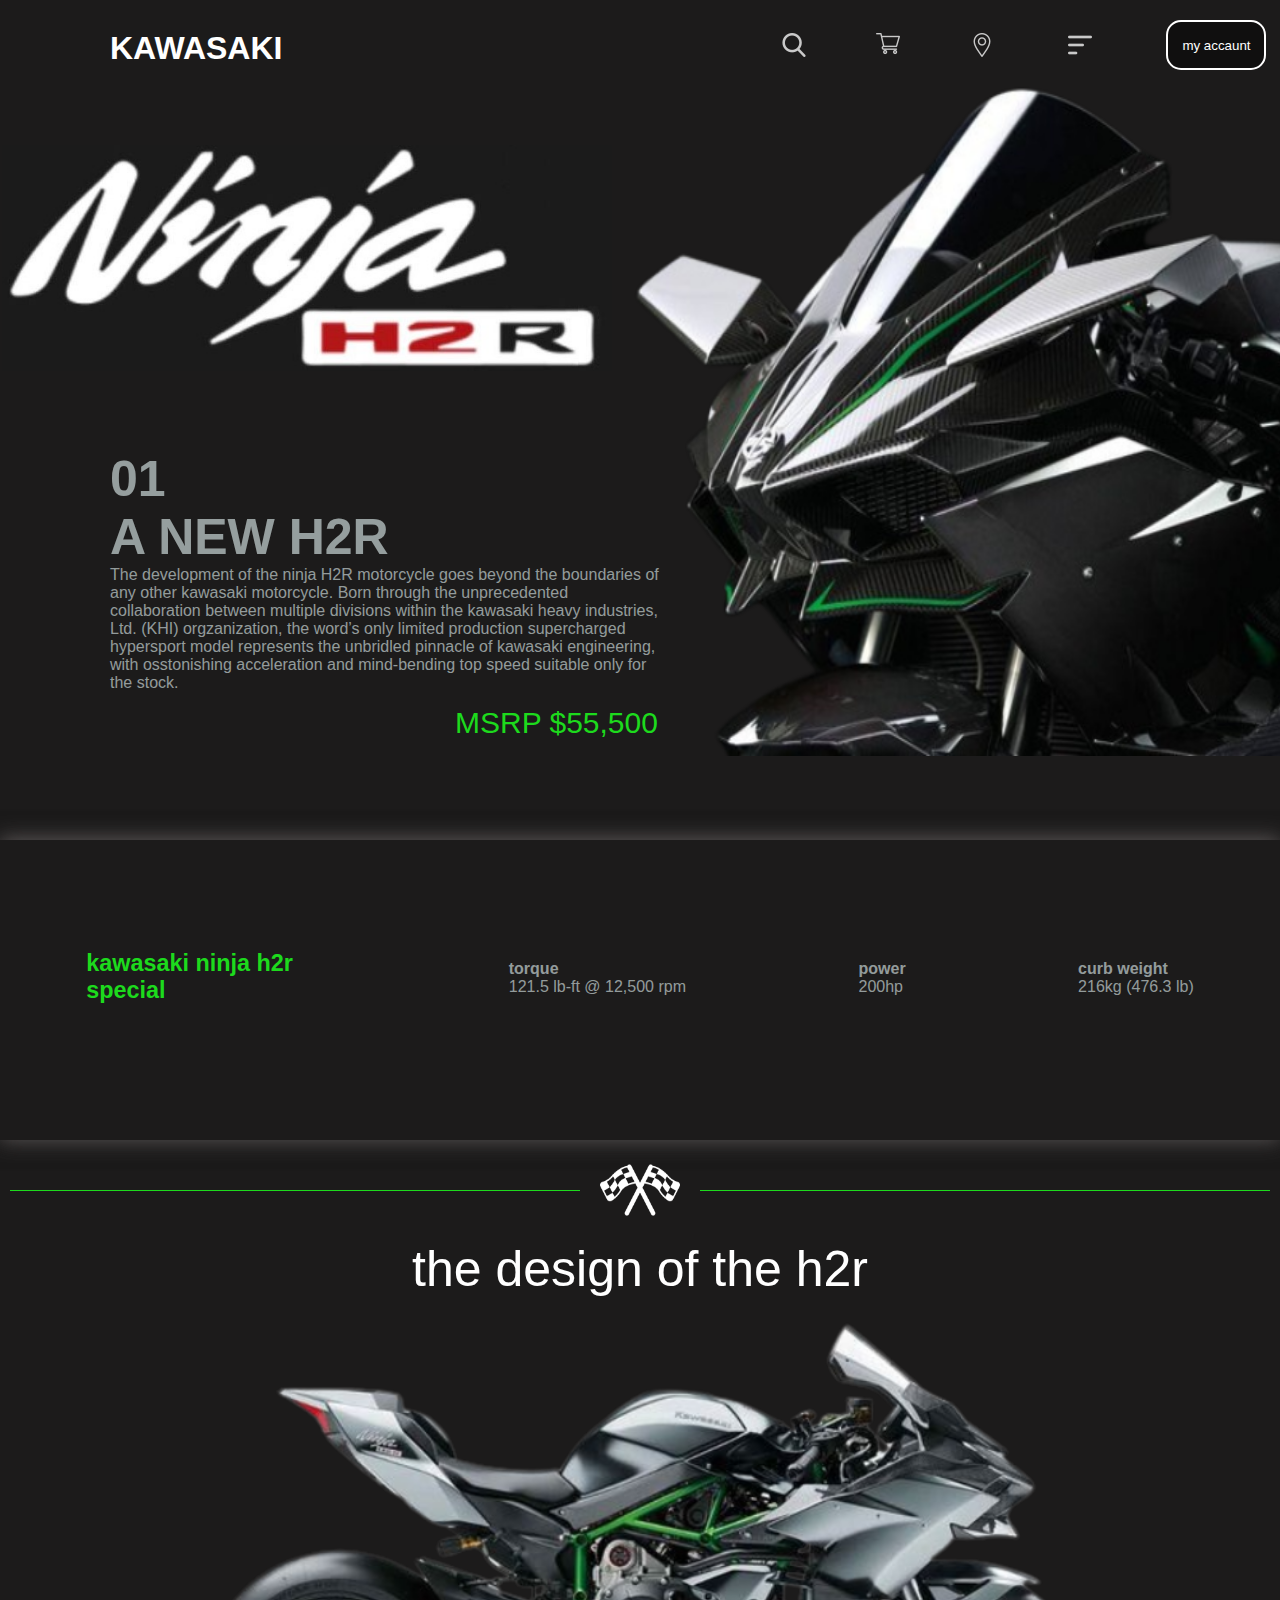
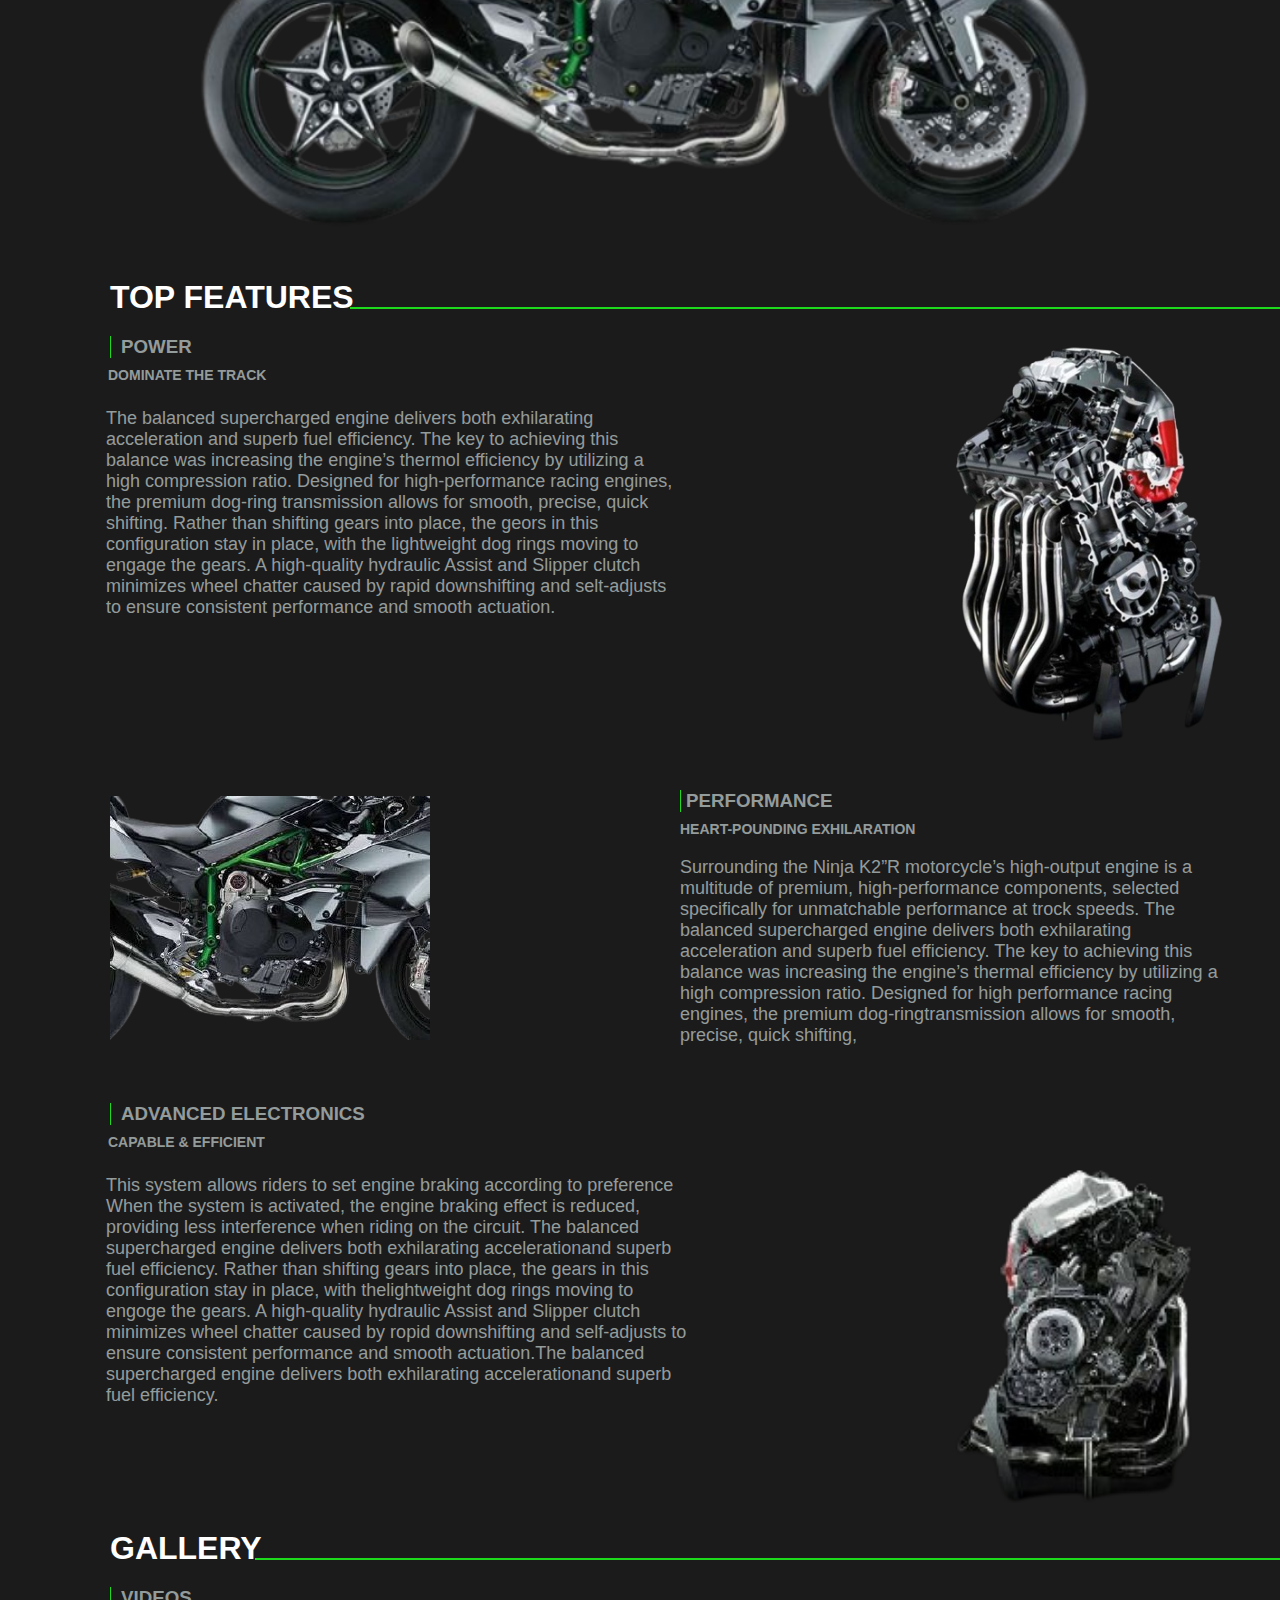
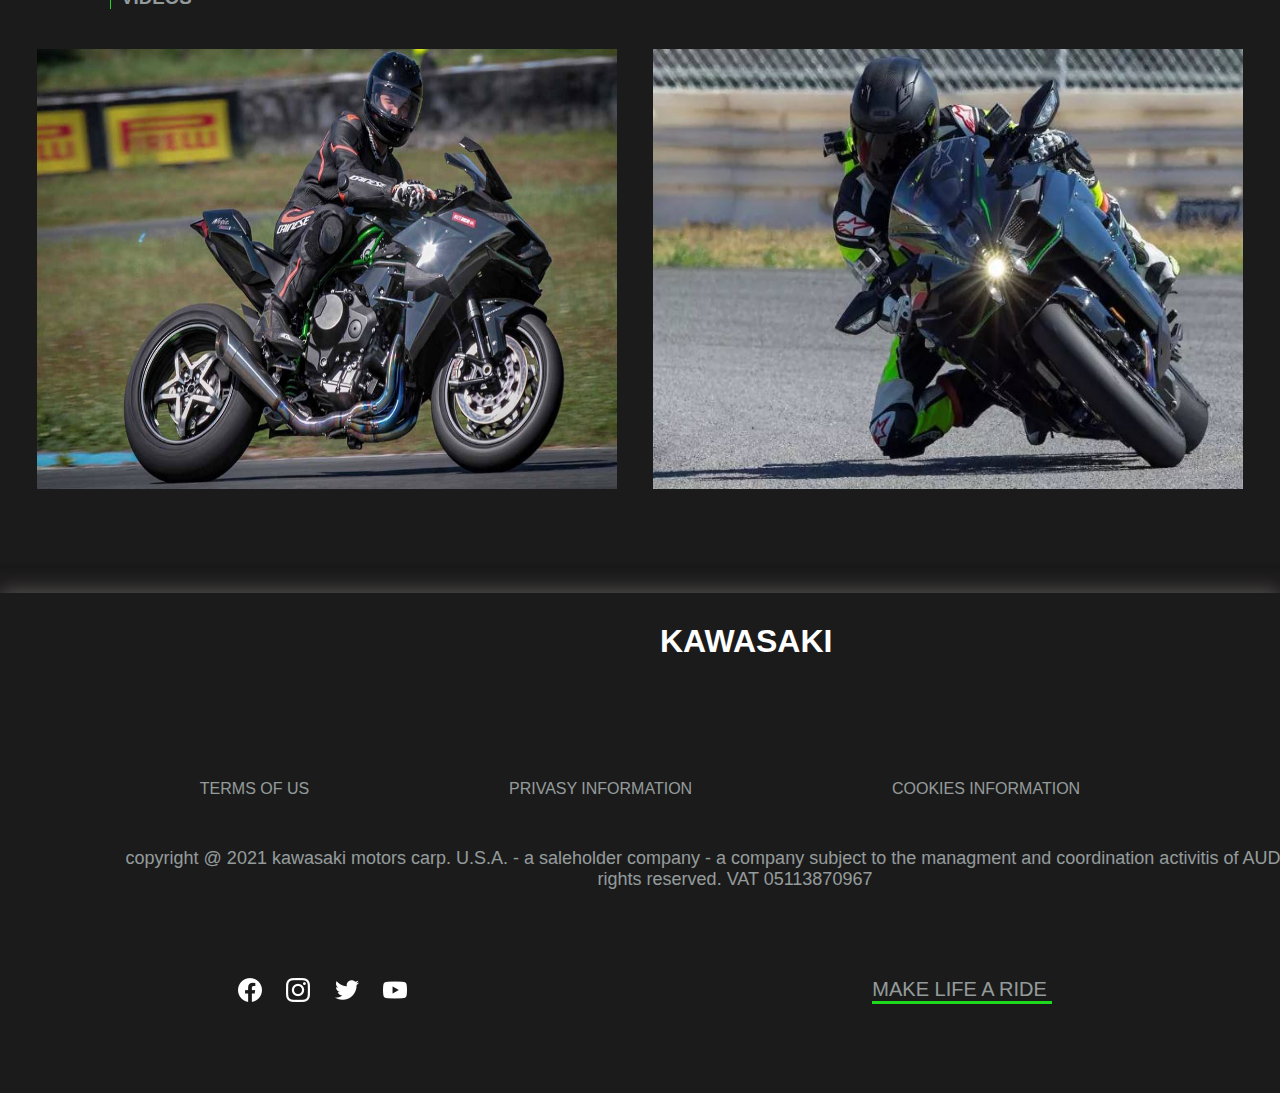
<file: index.html>
<!DOCTYPE html>
<html lang="en">
<head>
    <meta charset="UTF-8">
    <meta name="viewport" content="width=device-width, initial-scale=1.0">
    <title>kawasaki</title>
    <link rel="stylesheet" href="./style.css">
</head>
<body class="index-body">
    <div class="navigation-bar">
        <div id="navigation-container">
          <h1>KAWASAKI</h1>
           <ul>
            <li><img src="./images/search.png" alt=""></li>
            <li><img src="./images/shopping-cart.png" alt=""></li>
            <li><img src="./images/location.png" alt=""></li>
            <li><img src="./images/menu.png" alt=""></li>
           </ul>
           <div>
            <a href="./registration.html"><button class="button">my accaunt</button></a>
           </div>
        </div>
    </div>
    <div class="container">
        <img src="./images/ninja.jfif" alt="" class="ninja-logo">
        <img src="./images/h2.png" alt="" class="h2r" >
    </div>
    <div class="info">
        <h2>01 <br>A NEW H2R</h2>
        <p class="main-information">The development of the ninja H2R motorcycle goes beyond the boundaries of any other kawasaki motorcycle. Born through the unprecedented collaboration between multiple divisions within the kawasaki heavy industries, Ltd. (KHI) orgzanization, the word’s only limited production supercharged hypersport model represents the unbridled pinnacle of kawasaki engineering, with osstonishing acceleration and mind-bending top speed suitable only for the stock.</p>
    </div>
    <p class="price">MSRP  $55,500</p>
    <div class="grey-box">
        <div class="special-item">
            <h3>kawasaki ninja h2r special</h3>
        </div>
        <div class="item">
            <h4>torque</h4>
            <p>121.5 lb-ft @ 12,500 rpm</p>
        </div>
        <div class="item">
            <h4>power</h4>
            <p>200hp</p>
        </div>
        <div class="item">
            <h4>curb weight</h4>
            <p>216kg (476.3 lb)</p>
        </div>
    </div>
    <div class="container-box">
        <div class="photo-container">
            <img src="./images/two-motor-flags.png" alt="" class="photo">
        </div>
    </div>
    <p class="design">the design of the h2r</p>
    <img src="./images/moto.png" alt="" class="motorcycle">
    <div>
        <h1 class="lined-text">TOP FEATURES</h1> 
        <h3 class="left-lined-text">POWER</h3>
        <h4 class="title">DOMINATE THE TRACK</h4>
        <div class="flex">
            <p class="power-info">The balanced supercharged engine delivers both exhilarating acceleration and superb fuel efficiency. The key to achieving this balance was increasing the engine’s thermol efficiency by utilizing a high compression ratio.
            Designed for high-performance racing engines, the premium dog-ring transmission allows for smooth, precise, quick shifting. Rather than shifting gears into place, the geors in this configuration stay in place, with the lightweight dog rings moving to engage the gears. A high-quality hydraulic Assist and Slipper clutch minimizes wheel chatter caused by rapid downshifting and selt-adjusts to ensure consistent performance and smooth actuation.</p>
            <img src="./images/1-removebg-preview-removebg-preview.png" alt="" class="power-img">
        </div>
        <div class="flex">
            <img src="./images/2-removebg-preview.png" alt="" class="performance-img">
            <div>
            <h3 class="right-lined-text">PERFORMANCE</h3>
            <h4 class="right-title">HEART-POUNDING EXHILARATION</h4>
            <p class="performance-info">Surrounding the Ninja K2”R motorcycle’s high-output engine is a multitude of premium, high-performance components, selected specifically for unmatchable performance at trock speeds. The balanced supercharged engine delivers both exhilarating acceleration and superb fuel efficiency.
                The key to achieving this balance was increasing the engine’s thermal efficiency by utilizing a high compression ratio. Designed for high performance racing engines, the premium dog-ringtransmission allows for smooth, precise, quick shifting,</p>
            </div>
        </div>
        <h3 class="left-lined-text">ADVANCED ELECTRONICS</h3>
        <h4 class="title">CAPABLE & EFFICIENT</h4>
         <div class="flex">
            <p class="power-info">This system allows riders to set engine braking according to preference When the system is activated, the engine braking effect is reduced, providing less interference when riding on the circuit. The balanced supercharged engine delivers both exhilarating accelerationand superb fuel efficiency. Rather than shifting gears into place, the gears in this configuration stay in place, with thelightweight dog rings moving to engoge the gears. A high-quality hydraulic Assist and Slipper clutch minimizes wheel chatter caused by ropid downshifting and self-adjusts to ensure consistent performance and smooth actuation.The balanced supercharged engine delivers both exhilarating accelerationand superb fuel efficiency.</p>
            <img src="./images/3-removebg-preview.png" alt="" class="breaking-img">
        </div>
    </div>
    <div>
        <h1 class="galey-lined-text">GALLERY</h1>
        <h3 class="left-lined-text">VIDEOS</h3>
        <div class="flex-row">
         <a href="https://youtu.be/Sqkxyz3mh5Q?si=15jHJA0dPTvWTKoV"><img src="./images/gallery.jfif" alt="" class="photo1"></a>
         <a href="https://youtu.be/j4PU_QjePwo?si=5f20k6ZAYcKCkoly"><img src="./images/gallery2.jfif" alt="" class="photo2"></a>
        </div>
    </div>
    <div class="footer-grey-box">
        <h1 class="header1">KAWASAKI</h1>
        <div class="flex-space-evenly">
            <p class="item">TERMS OF US</p>
            <p class="item">PRIVASY INFORMATION</p>
            <p class="item">COOKIES INFORMATION</p>
        </div>
        <p class="footer-info">copyright @ 2021 kawasaki motors carp. U.S.A. - a saleholder company - a company subject to the managment and coordination activitis of AUDI AG. All rights reserved. VAT 05113870967</p>
        <div class="row">
            <div class="social-media">
                <a href="https://www.facebook.com/kawasaki"><img src="./images/facebook.png" alt="fc" class="icon-image"></a>
                <a href="https://www.instagram.com/kawasakiusa/"><img src="./images/instagram.png" alt="ig" class="icon-image"></a>
                <a href="https://x.com/KawasakiUSA"><img src="./images/twitter.png" alt="x" class="icon-image"></a>
                <a href="https://www.youtube.com/@KawasakiUSA"><img src="./images/youtube.png" alt="yt" class="icon-image"></a>
            </div>
            <div>
                <p class="footer-p">MAKE LIFE A RIDE</p>
            </div>
        </div>
    </div>
</body>
</html>
</file>
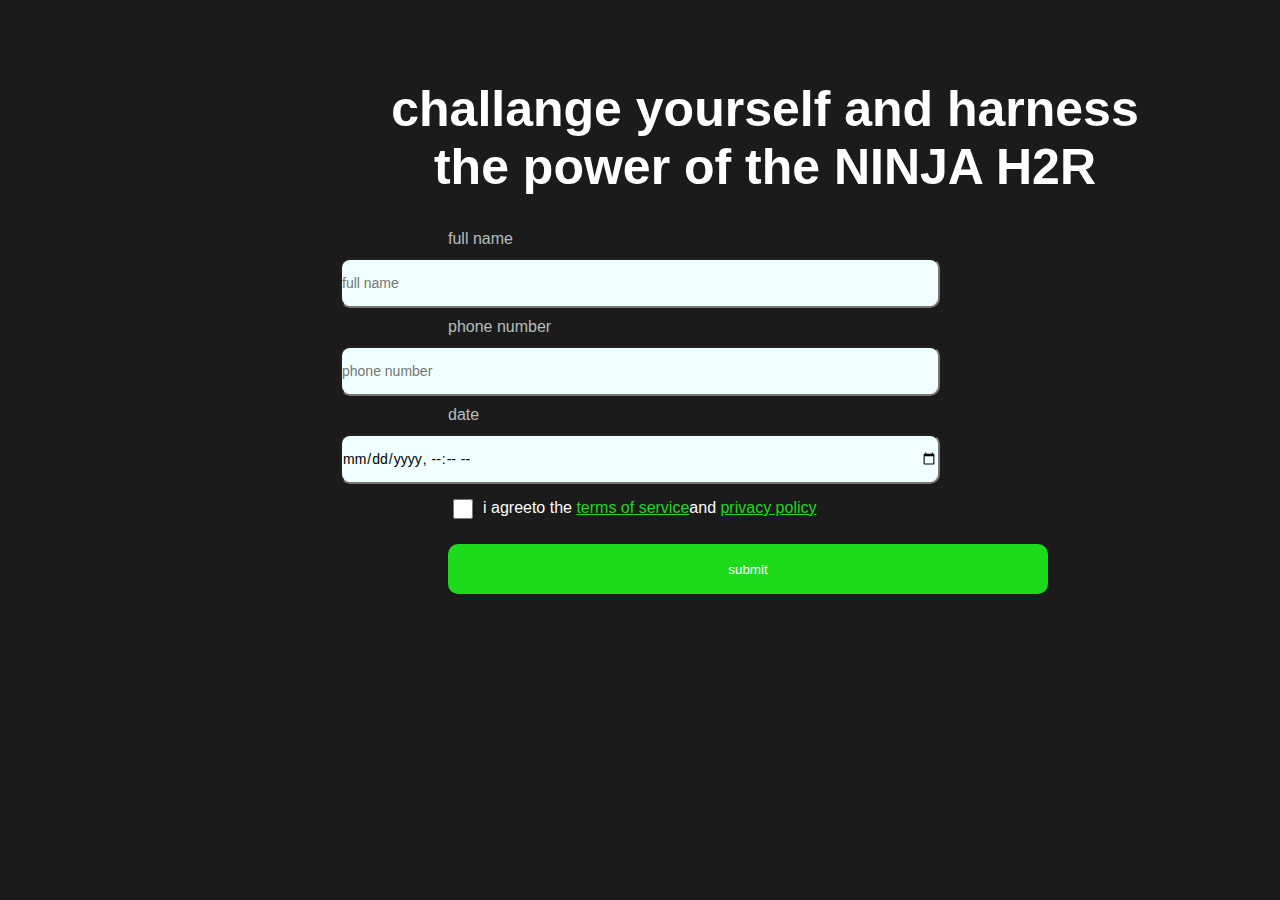
<file: registration.html>
<!DOCTYPE html>
<html lang="en">
<head>
    <meta charset="UTF-8">
    <meta name="viewport" content="width=device-width, initial-scale=1.0">
    <title>Document</title>
    <link rel="stylesheet" href="./style.css">
</head>
<body class="registration-body">
    <h1 class="registration-h1">challange yourself and harness the power of the NINJA H2R</h1>
    <div class="input">
        <p class="resgistration-p">full name</p>
        <input type="text" placeholder="full name" >
        <p class="resgistration-p">phone number</p>
        <input type="number" placeholder="phone number"> 
        <p class="resgistration-p">date</p>
        <input type="datetime-local">
    </div>
    <div class="checkbox-flex">
        <input type="checkbox" class="checkbox">
        <p class="checkbox-p">i agreeto the <a href="https://www.kawasaki.com/en-us/about/legal-policies#termsConditionsUse">terms of service</a>and <a href="https://www.kawasaki.com/en-us/about/legal-policies?cm_re=GLOBALNAV-_-FOOTER-_-YOURPRIVACYRIGHTS">privacy policy</a></p>
    </div>
    
    <button class="submit-button">submit</button> 
</body>
</html>
</file>
<file: style.css>
* {
    margin: 0;
    padding: 0;
    box-sizing: border-box;
    font-family: "Roboto", sans-serif;
}

.index-body, .registration-body {
    background-color:rgb(16 15 15 / 95%);
}


#navigation-container {
    position: relative;
    display: flex;
    flex-direction: row;
    justify-content: space-between;
}

h1 {
    color: white;
    padding-left: 110px;
    padding-top: 30px;
}

ul {
    display: flex;
    flex-direction: row;
    list-style-type: none;
    margin-left: 500px;
}

li {
    display: flex;
    flex-direction: row;
    align-items: center;
    padding-right: 70px;
    padding-top: 20px;
    cursor: pointer;
}

.button {
    width: 100px;
    height: 50px;
    border-radius: 15px;
    background-color: rgb(16 15 15 / 95%);
    color: white;
    border: 2px solid white;
    margin-top: 20px;
    margin-right: 140px;
    cursor: pointer;
}

.ninja-logo {
    padding-left: 90px;
    width: 700px;
    margin: 10px;
    margin-top: -300px;
}

.h2r {
    width: 857px;
    height: 736px;
    margin-top: -50px;
    margin-left: -100px;
}

.container {
    display: flex;
    justify-content: center; 
    align-items: center;    
}

h2 {
    color: rgba(240, 255, 255, 0.575);
    font-size: 50px;
}

.main-information {
    color: rgba(240, 255, 255, 0.575);
    width: 550px;
    height: 300px;
}

.info{
    padding-left: 110px;
    position: absolute;
    top: 450px;
}

.price {
    color: rgb(29, 218, 29);
    margin-left: 455px;
    font-size: 30px;
    margin-top: -50px;
}

.grey-box {
    max-width: 100%;
    height: 300px;
    color: rgb(16 15 15 / 95%);
    box-shadow: 0 -1px 20px rgb(93, 88, 88),
                0 1px 20px rgb(34, 33, 33);
    margin-top: 100px;
    display: flex;
    justify-content: space-around;
}

.two-motor-flags {
    display: block;
    margin-left: auto;
    margin-right: auto;
    margin-top: 40px;
    width: 80px;
    height: 90px;
}

.container-box {
    display: flex;
    justify-content: center; 
    height: 100px;       
}

.photo-container {
    position: relative;
    display: flex;
    align-items: center;
}

.photo-container::before,
.photo-container::after {
    content: "";
    position: absolute;
    height: 1px;
    background-color: rgb(29, 218, 29); 
    width: 570px;           
}

.photo-container::before {
    left: -580px; 
}

.photo-container::after {
    right: -580px; 
}

.photo {
    display: block;
    margin: 0 10px;
    width: 80px;   
    height: 90px;   
}

.design {
    color: white;
    text-align: center;
    font-size: 50px;
}

.motorcycle {
    display: block;
    margin-left: auto;
    margin-right: auto;
    width: 900px;
}

.item {
    padding-top: 120px;
    color: rgba(240, 255, 255, 0.575);
}

.special-item {
    margin-top: 110px;
    text-align: left;
    color: rgb(29, 218, 29);
    width: 250px;
    font-size: 20px;
}

.lined-text {
    position: relative;
    padding-left: 110px; 
    display: inline-block;
}

.lined-text::before {
    content: "";
    position: absolute;
    height: 2px;
    background-color: rgb(29, 218, 29); 
    width: 1023px;  
    margin-top: 28px;
    margin-left: 240px;
}

.left-lined-text {
    border-left: 1px solid rgb(29, 218, 29);
    padding-left: 10px;
    color: rgba(240, 255, 255, 0.575);
    margin-left: 110px;
    margin-top: 20px;
}

.title {
    color: rgba(240, 255, 255, 0.575);
    padding-left: 108px;
    padding-top: 9px;
    font-size: 14px;
}

.power-info {
    width: 640px;
    height: 300px;
    padding-left: 56px;
    text-align: left;
    color: rgba(240, 255, 255, 0.575);
    margin-right: 200px;
    font-size: 18px;
}

.power-img {
    width: 400px;
    height: auto;
    margin-top: -70px;
}

.flex {
    display: flex;
    align-items: center; 
    margin-left: 50px;
    height: 350px;
}

.performance-img {
    width: 400px;
    height: auto;
    margin-left: 60px;
    padding-top: 20px;
}

.right-title {
    color: rgba(240, 255, 255, 0.575);
    font-size: 14px;
    padding-top: 9px;
    padding-left: 250px;
}

.performance-info {
    width: 800px;
    text-align: left;
    color: rgba(240, 255, 255, 0.575);
    margin-right: 250px;
    font-size: 18px;
    margin-top: 20px;
    padding-left: 250px;
}

.right-lined-text {
    border-left: 1px solid rgb(29, 218, 29);
    color: rgba(240, 255, 255, 0.575);
    margin-left: 250px;
    margin-top: 20px;
    padding-left: 5px;
}

.breaking-img {
    width: 250px;
    height: auto;
    margin-left: 60px;
    padding-top: 20px;
}

.galey-lined-text {
    position: relative;
    padding-left: 110px; 
    display: inline-block;
}

.galey-lined-text::before {
    content: "";
    position: absolute;
    height: 2px;
    background-color: rgb(29, 218, 29); 
    width: 1120px;  
    margin-top: 28px;
    margin-left: 145px;
}

.photo1{
    width: 580px;
    height: 480px;
    padding-top: 40px;
}

.photo2 {
    width: 590px;
    height: 480px;
    padding-top: 40px;
}

.flex-row {
    display: flex;
    justify-content: space-evenly;
}

.footer-grey-box {
    max-width: 100%;
    height: 500px;
    color: rgb(16 15 15 / 95%);
    box-shadow: 0 -1px 20px rgb(93, 88, 88),
                0 1px 20px rgb(34, 33, 33);
    margin-top: 100px;
}

.header1 {
    color: white;
    padding-left: 660px;
    padding-top: 30px;
}

.flex-space-evenly {
    display: flex;
    justify-content:space-evenly;
}

.footer-info{
    color: rgba(240, 255, 255, 0.575);
    text-align: center;
    font-size: 18px;
    width: 1250px;
    height: 20px;
    margin-top: 50px;
    margin-left: 110px;
}

.social-media{
    margin-top: 100px;
}

.icon-image{
    margin: 10px;
}

.footer-p{
    border-bottom: 3px solid rgb(29, 218, 29);
    width: 180px;
    font-size: 20px;
    color: rgba(240, 255, 255, 0.575);
    margin-top: 110px;
}

.row {
    display: flex;
    justify-content: space-around;
}

.registration-h1{
    height: 70px;
    width: 900px;
    text-align: center; 
    color: white;
    margin-left: 260px;
    margin-top: 50px;
    font-size: 50px;
}

.input {
    display: flex;
    flex-direction: column;
    margin-top: 100px;
    color: black
}

input {
    width: 600px;
    height: 50px;
    margin-left: auto;
    margin-right: auto;
    border-radius: 10px;
    font-size: 14px;
    background-color:  rgb(240, 255, 255);
}

.resgistration-p{
    margin-left: 438px;
    padding: 10px;
    color: rgba(240, 255, 255, 0.721);
}

.checkbox{
    width: 20px;
    height: 20px;
    cursor: pointer;
}

.checkbox-flex {
    display: flex;
    margin-left: 448px;
    margin-top: 10px;
}

.checkbox-p, .checkbox {
    margin: 5px;
    color: white;
}

.submit-button {
    width: 600px;
    height: 50px;
    color: white;
    background-color: rgb(29, 218, 29);
    border:rgb(29, 218, 29);
    border-radius: 10px;
    cursor: pointer;
    margin: 20px;
    margin-left: 448px;
}

a{
    color: rgb(29, 218, 29);
}
</file>
